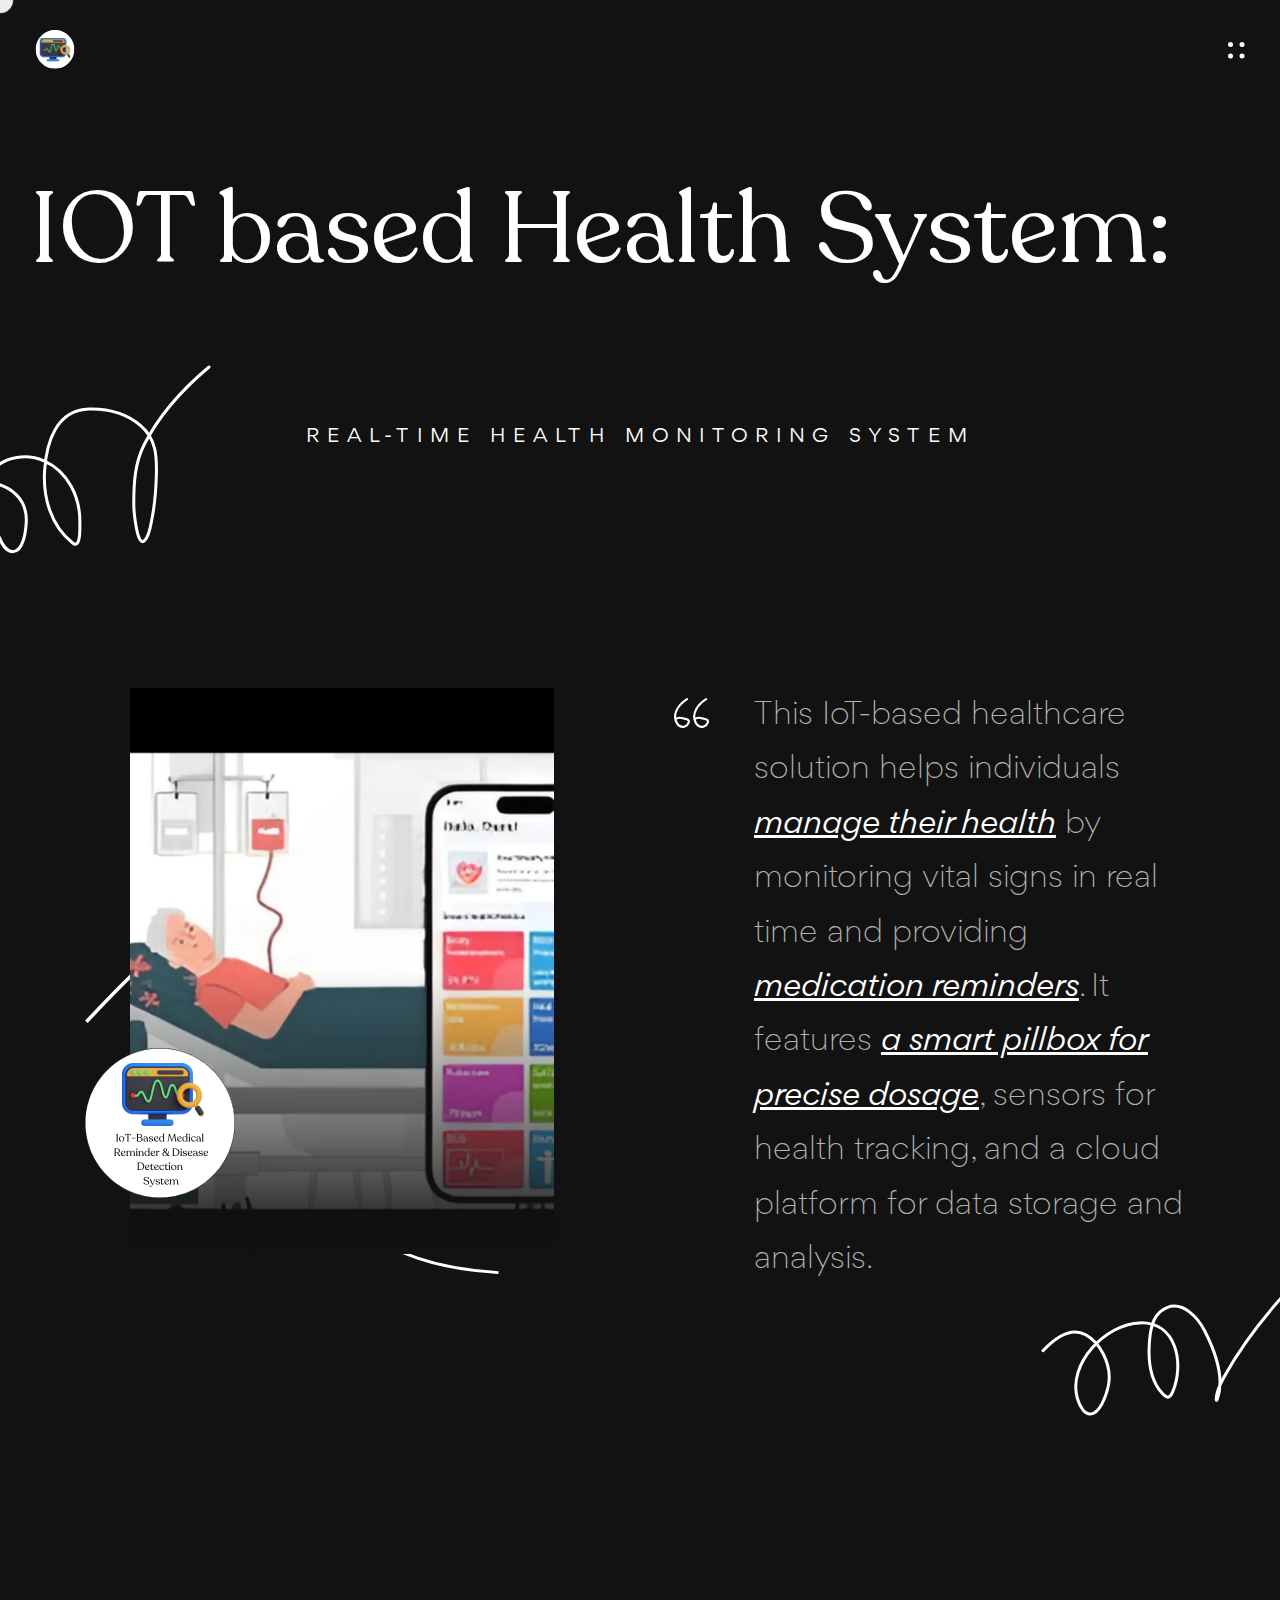
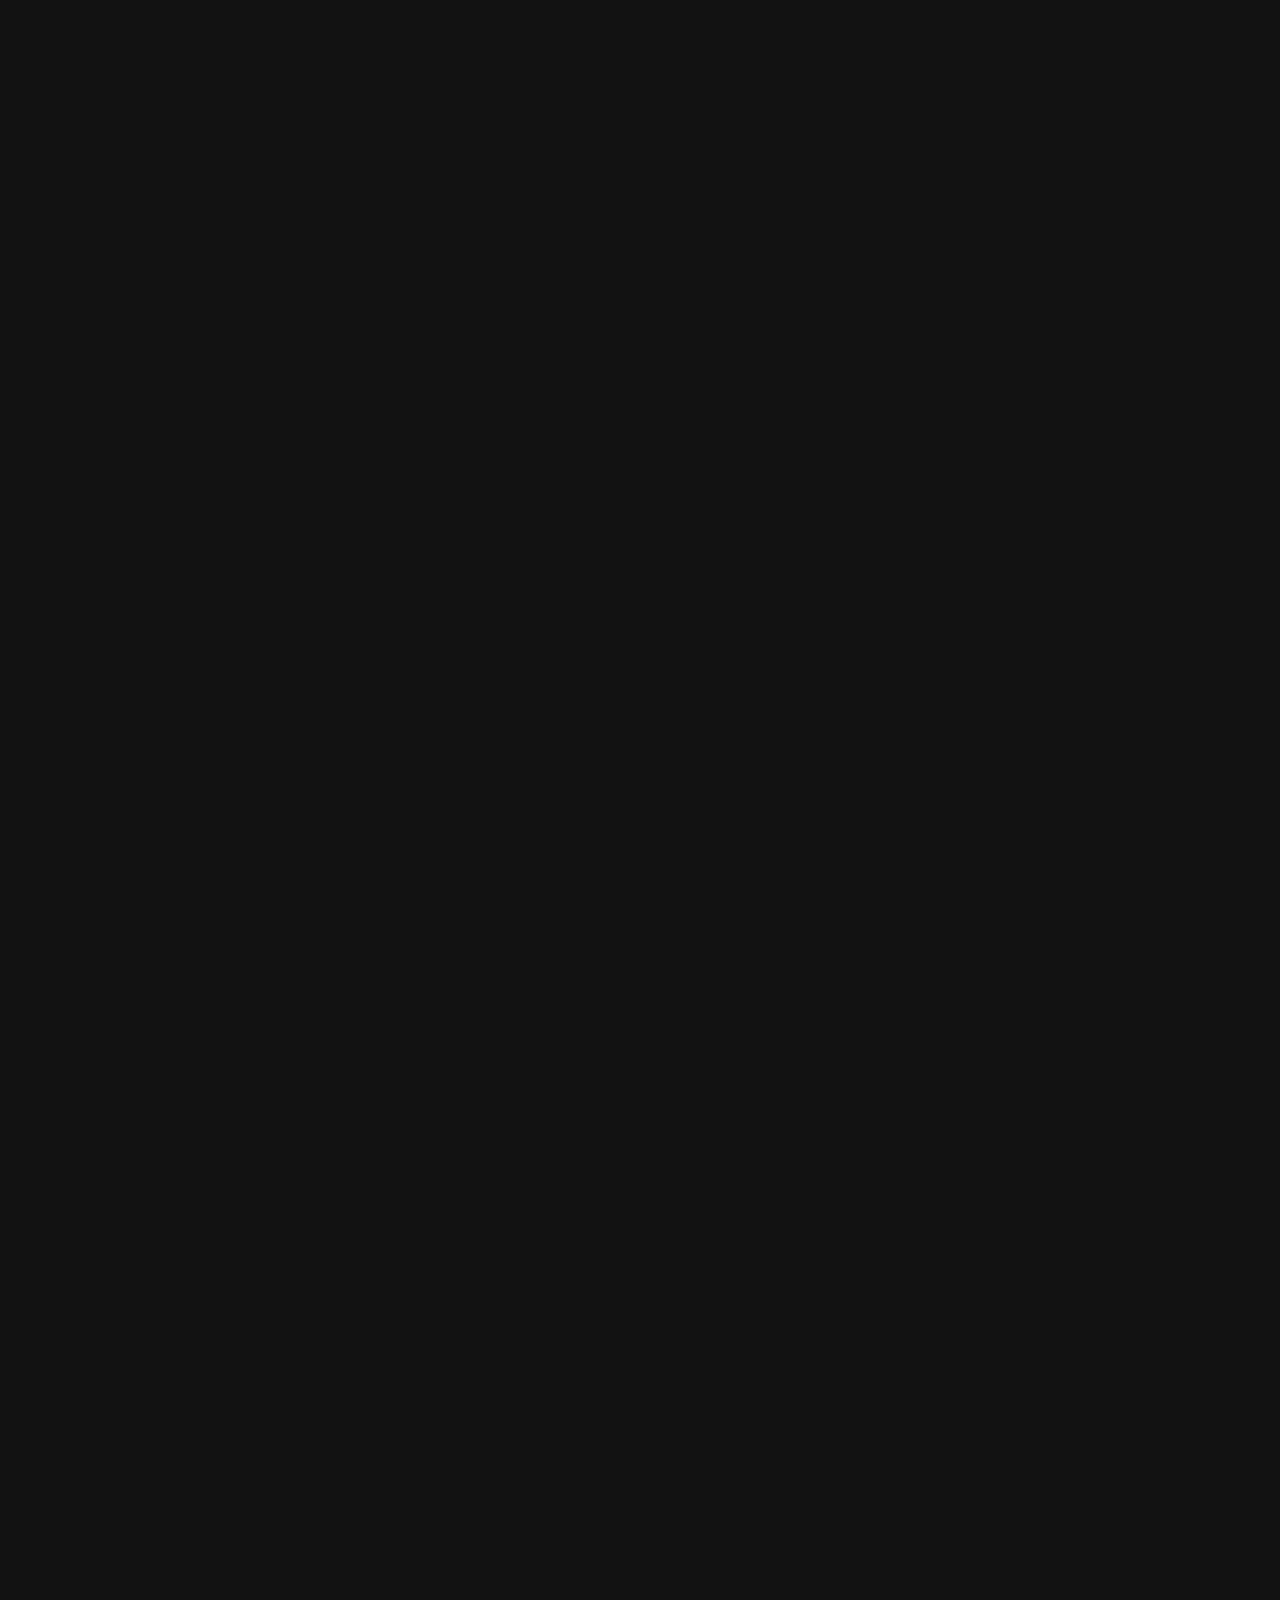
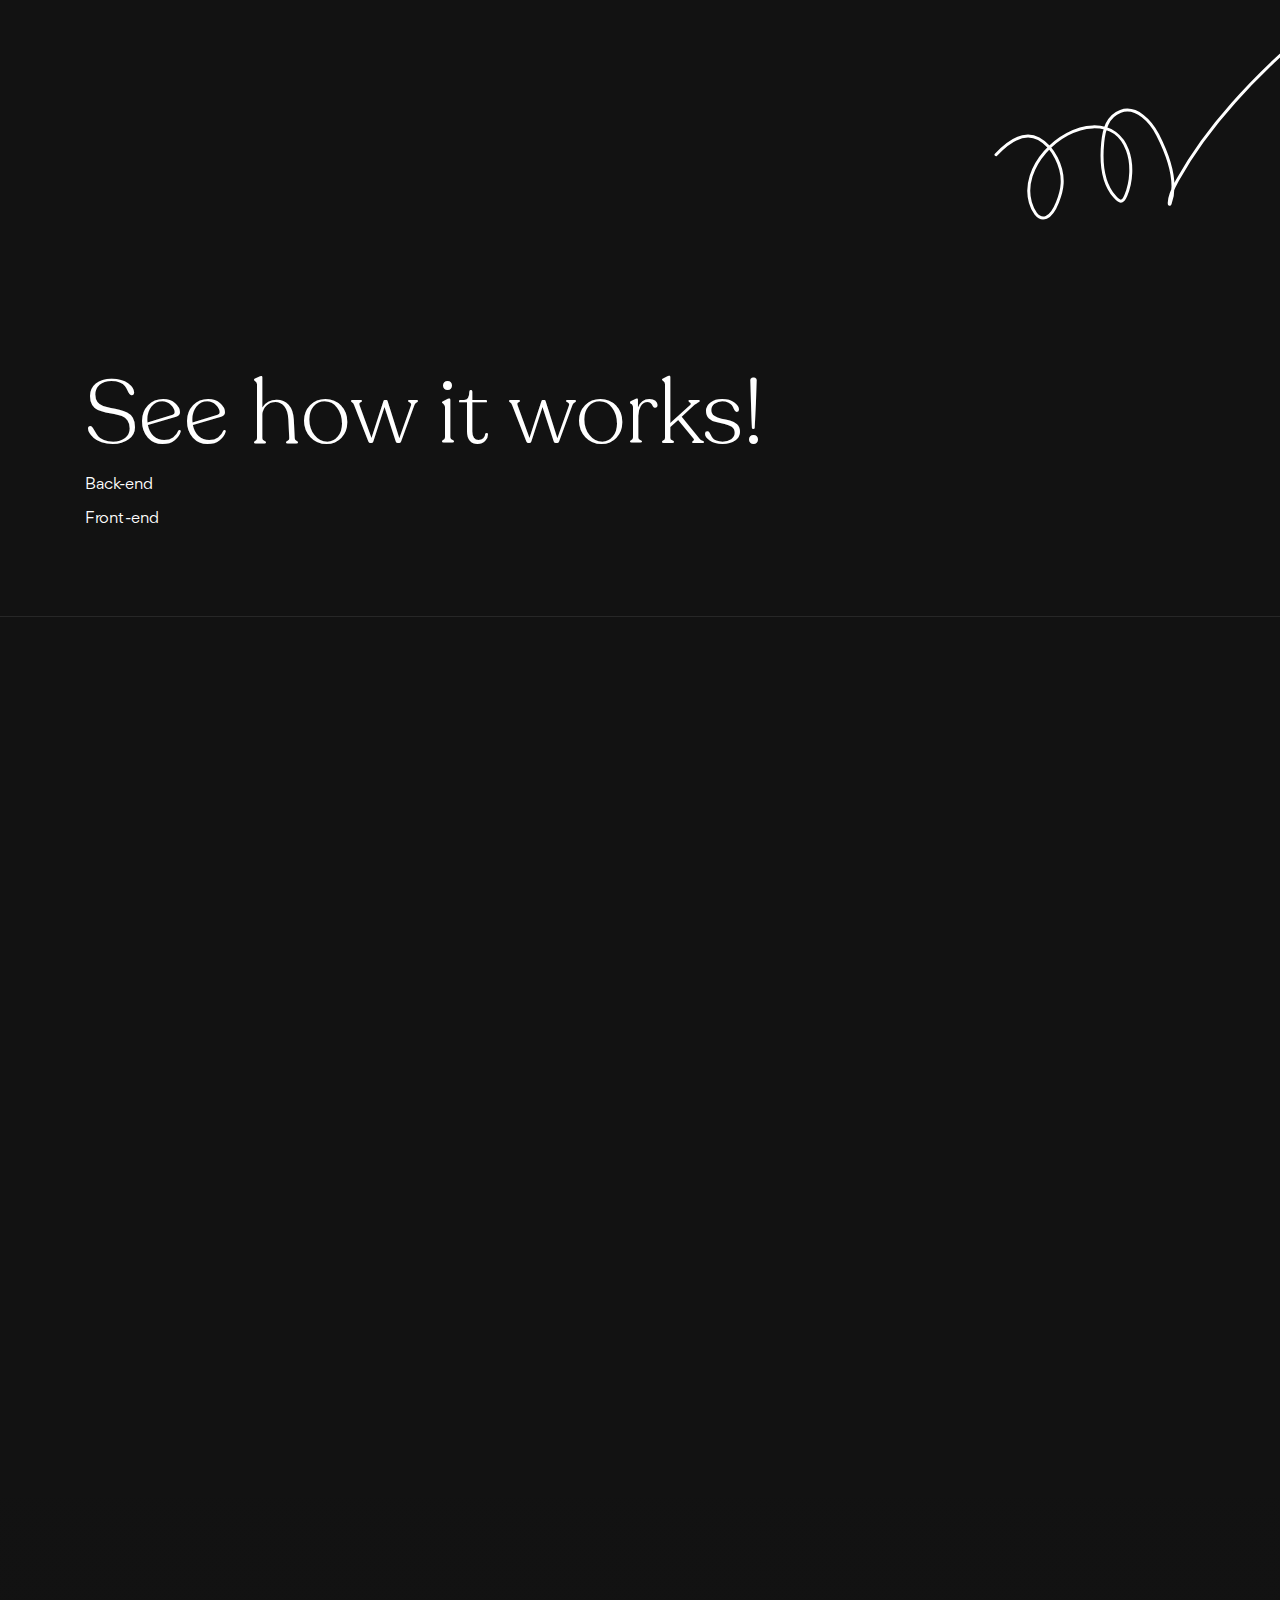
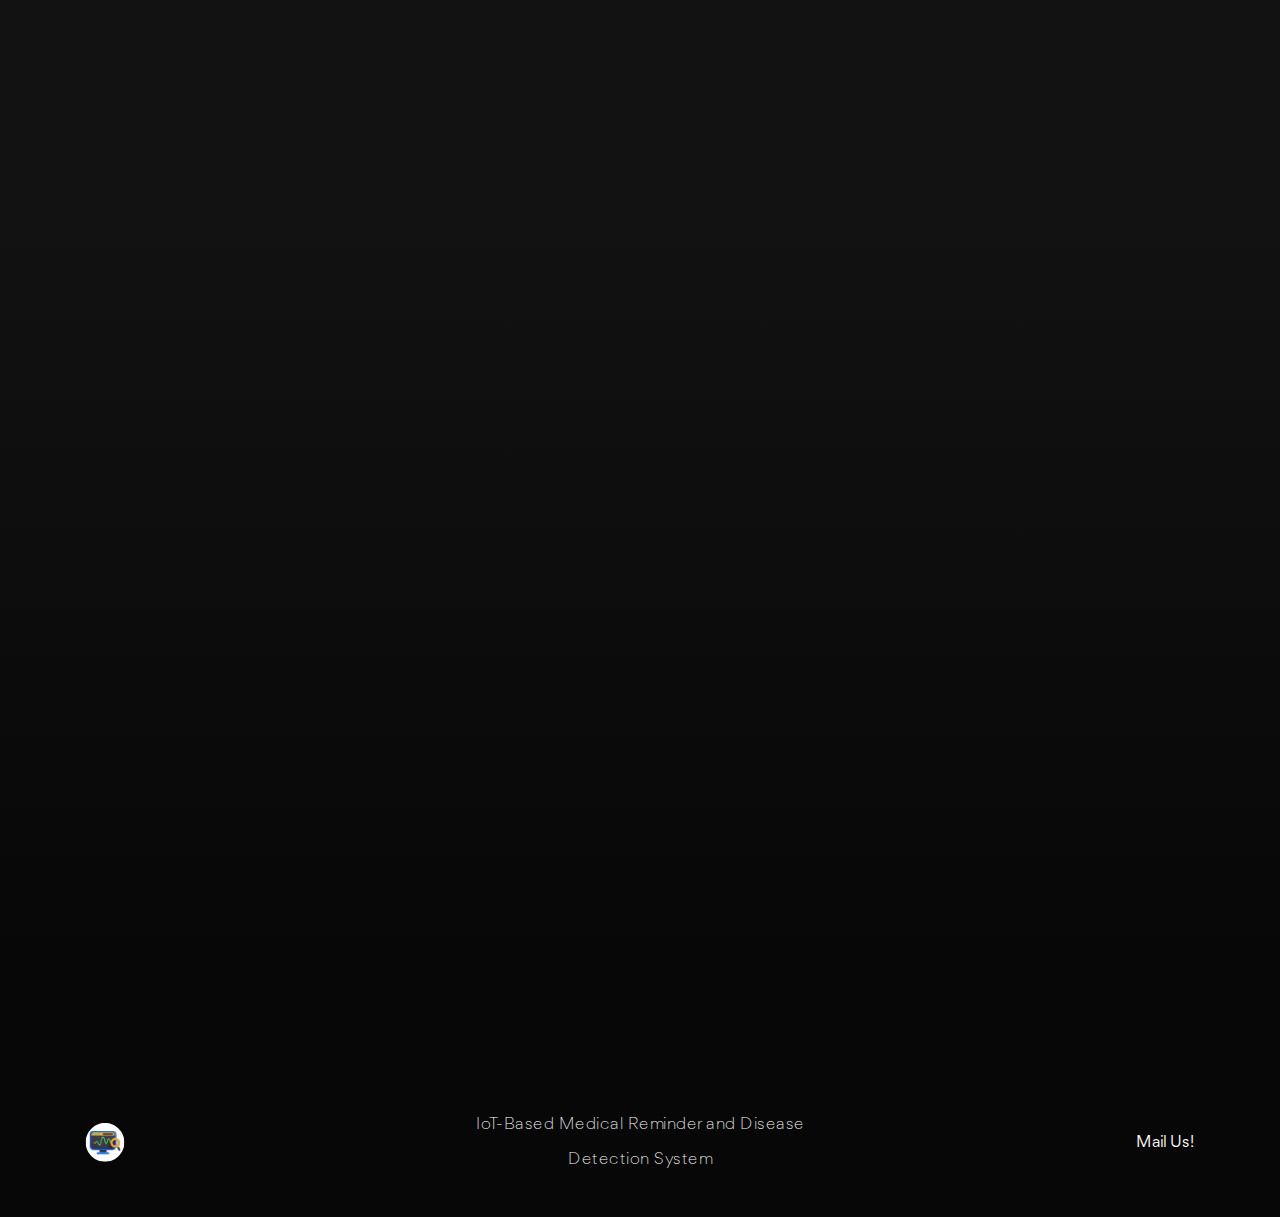
<file: index.html>
<!DOCTYPE html>
<html lang="en">

<head>
  <meta charset="UTF-8">
  <meta http-equiv="X-UA-Compatible" content="IE=edge">
  <meta name="viewport" content="width=device-width, initial-scale=1.0">

  <!-- 
    - primary meta tags
  -->
  <title>IOT based Medical Reminder & Disease Detection System</title>
  <meta name="title" content="IOT based Medical Reminder & Disease Detection System">
  <meta name="description" content="A Computer Science portfolio.">

  <!-- 
    - favicon
  -->
  <link rel="shortcut icon" href="./favicon.svg" type="image/svg+xml">

  <!-- 
    - custom css link
  -->
  <link rel="stylesheet" href="./assets/css/style.css">

  <!-- 
    - custom font link
  -->
  <link rel="stylesheet" href="./assets/font/font.css">

  <!-- 
    - preload images
  -->
  <link rel="preload" as="image" href="./assets/images/loading.svg">
  <link rel="preload" as="image" href="./assets/images/loading-circle.svg">

</head>

<body class="active" id="top">

  <!-- 
    -#PRELOADING
  -->

  <div class="loading" data-loading>
    <img src="./assets/images/loading.svg" width="55" height="55" alt="loading" class="img">
    <img src="./assets/images/loading-circle.svg" width="70" height="70" alt="" class="circle">
  </div>

  <!-- 
    - #HEADER
  -->

  <header class="header" data-header>
    <div class="container">

      <a href="#" class="logo">
        <img src="./assets/images/logo.svg" width="40" height="40" alt="Atharv home">
      </a>

      <button class="nav-open-btn" aria-label="open menu" data-nav-toggler>
        <img src="./assets/images/menu.svg" width="17" height="17" alt="menu icon">
      </button>

      <nav class="navbar" data-navbar>

        <div class="navbar-top">
          <a href="#" class="logo">
            <img src="./assets/images/nav-logo.svg" width="140" height="40" alt="Atharv home" class="img">
          </a>

          <button class="nav-close-btn" aria-label="close menu" data-nav-toggler>
            <span class="span one"></span>
            <span class="span two"></span>
          </button>
        </div>

        <ul class="navbar-list">

          <li class="navbar-item">
            <a href="#home" class="navbar-link" data-nav-link>Home</a>
          </li>

          <li class="navbar-item">
            <a href="#about" class="navbar-link" data-nav-link>Introduction</a>
          </li>

          <li class="navbar-item">
            <a href="#portfolio" class="navbar-link" data-nav-link>Applications</a>
          </li>

          <li class="navbar-item">
            <a href="#extra-pages" class="navbar-link" data-nav-link>Working</a>
          </li>

          <li class="navbar-item">
            <a href="#contact" class="navbar-link" data-nav-link>Problem Statement</a>
          </li>

        </ul>

        <p class="navbar-title">Reach out to us!</p>

        <address class="navbar-text">
          <ul class="social-list">

            <li>
              <a href="mailto: preet.taneja24@st.niituniversity.in" class="email-button">Mail</a>
            </li>
  
          </ul>
        </address>
      </nav>

      <div class="overlay" data-nav-toggler data-overlay></div>

    </div>
  </header>


  <main>
    <article>

      <!-- 
        - #HERO
      -->

      <section class="section hero" id="home" aria-label="home">
        <div class="container">

          <div class="hero-content">

            <h1 class="h1 hero-title">IOT based Health System:</h1>

            <div class="wrapper h2">
              <strong class="strong" data-letter-effect>Medical Reminder</strong>
              <strong class="strong" data-letter-effect>Disease Detection</strong>
            </div>

            <p class="hero-text">Real-time Health Monitoring System</p>

          </div>

        </div>

        <img src="./assets/images/hero-shape.svg" width="211" height="189" alt="" class="shape">

      </section>

      <!-- 
        - #ABOUT
      -->

      <section class="section about" id="about" aria-label="about me">
        <div class="container">

          <div class="about-content">

            <div class="wrapper has-before" data-reveal="right">

              <p class="section-text">
                This IoT-based healthcare solution helps individuals
                <em class="em">manage their health</em> by monitoring vital signs in real time
                and providing <em class="em">medication reminders</em>. It features
                <em class="em">a smart pillbox for precise dosage</em>, sensors for health tracking,
                and a cloud platform for data storage and analysis.
              </p>
            </div>

          </div>

          <figure class="about-banner" data-reveal="left">

            <div class="img-holder has-before" style="--width: 512; --height: 684;">
              <img src="./assets/images/about-banner.jpg" width="512" height="684" loading="lazy" alt="Atharv Gupta"
                class="img-cover">
            </div>

            <img src="./assets/images/about-shape-1.png" width="178" height="178" loading="lazy" alt=""
              class="shape shape-1">

            <img src="./assets/images/about-shape-2.svg" width="659" height="653" loading="lazy" alt=""
              class="shape shape-2">

          </figure>

          <img src="./assets/images/about-shape-3.svg" width="239" height="232" loading="lazy" alt=""
            class="shape shape-3">

        </div>
      </section>

      <!-- 
        - #PORTFOLIO
      -->

      <section class="section portfolio" id="portfolio" aria-labelledby="portfolio-label">
        <div class="container">

          <div class="portfolio-list">

            <div class="wrapper">

              <h2 class="h2 section-title" id="portfolio-label" data-reveal>Applications</h2>

              <div class="portfolio-card" data-reveal>

                <figure class="card-banner img-holder has-before" style="--width: 700; --height: 605;">
                  <img src="./assets/images/portfolio-1.jpg" width="700" height="605" loading="lazy" alt="Portfolio"
                    class="img-cover">
                </figure>

                <div class="card-content">
                  <h3 class="h4">
                    <a href="#" class="card-title">Medication Management</a>
                  </h3>

                  <p class="card-tag">Reminders and Review</p>
                </div>

              </div>

              <div class="portfolio-card" data-reveal>

                <figure class="card-banner img-holder has-before" style="--width: 700; --height: 1091;">
                  <img src="./assets/images/portfolio-2.jpg" width="700" height="1091" loading="lazy" alt="Song System"
                    class="img-cover">
                </figure>

                <div class="card-content">
                  <h3 class="h4">
                    <a href="#" class="card-title">Health Monitoring</a>
                  </h3>

                  <p class="card-tag">Continuous measurement of heart rate etc. using IoT sensors.</p>
                </div>
              </div>

            </div>

            <div class="wrapper">

              <div class="portfolio-card" data-reveal>

                <figure class="card-banner img-holder has-before" style="--width: 700; --height: 1000;">
                  <img src="./assets/images/portfolio-3.jpg" width="700" height="1000" loading="lazy" alt="Fashion Classifier"
                    class="img-cover">
                </figure>

                <div class="card-content">
                  <h3 class="h4">
                    <a href="#" class="card-title">Cloud-Based Data Analysis</a>
                  </h3>

                  <p class="card-tag">Stores patient health records on the cloud.</p>
                </div>
              </div>

              <div class="portfolio-card" data-reveal>

                <figure class="card-banner img-holder has-before" style="--width: 700; --height: 850;">
                  <img src="./assets/images/portfolio-4.jpg" width="700" height="850" loading="lazy" alt="Guessing-game-in-Python"
                    class="img-cover">
                </figure>

                <div class="card-content">
                  <h3 class="h4">
                    <a href="#" class="card-title">Personalized Healthcare</a>
                  </h3>

                  <p class="card-tag">Tailors health reminders & alerts based on medical history and condition.</p>
                </div>

              </div>

            </div>

          </div>

          <img src="./assets/images/portfolio-shape.svg" width="286" height="232" loading="lazy" alt="" class="shape">

        </div>
      </section>

    </article>
  </main>
  
  <!-- 
    - #Page Links - backend and frontend
  -->

  <section class="section extra-pages" id="extra-pages">
    <div class="container">
      <h2 class="h2 section-title">See how it works!</h2>
      <div class="extra-pages-buttons">
        <a href="backend.html" class="extra-btn">Back-end</a>
        <a href="frontend.html" class="extra-btn">Front-end</a>
      </div>
    </div>
  </section>
  
  <!-- 
    - #FOOTER
  -->

  <footer class="footer">

    <div class="footer-top section" id="Say hello">
      <div class="container">

        <p class="section-subtitle" data-reveal>Problem Statement</p>

        <h2 class="h2 section-title" data-reveal>
          Elderly individuals and chronic patients struggle with medication adherence and early disease detection, increasing health risks. A user-friendly system with real-time alerts can simplify health management and reduce hospitalizations. This innovation bridges the gap between patients and care providers, promoting proactive healthcare.
        </h2>

        <img src="./assets/images/footer-1.jpg" width="159" height="176" loading="lazy" alt="photography"
          class="abs-img abs-img-1" data-reveal>

        <img src="./assets/images/footer-2.jpg" width="265" height="275" loading="lazy" alt="photography"
          class="abs-img abs-img-2" data-reveal>

        <img src="./assets/images/footer-3.jpg" width="303" height="272" loading="lazy" alt="photography"
          class="abs-img abs-img-3" data-reveal>

        <img src="./assets/images/footer-4.jpg" width="175" height="175" loading="lazy" alt="photography"
          class="abs-img abs-img-4" data-reveal>

        <img src="./assets/images/footer-shape.svg" width="185" height="134" loading="lazy" alt="" class="shape">

      </div>
    </div>

    <div class="footer-bottom">
      <div class="container">

        <a href="#" class="logo">
          <img src="./assets/images/logo.svg" width="40" height="40" loading="lazy" alt="Atharv home">
        </a>

        <ul class="social-list">
          <li>
            <a href="mailto: preet.taneja24@st.niituniversity.in" class="email-button">Mail Us!</a>
          </li>

        </ul>

        <p class="copyright">IoT-Based Medical Reminder and Disease Detection System</p>

      </div>
    </div>

    <div class="footer-bg has-before">
      <img src="./assets/images/footer-bg.jpg" width="1920" height="1135" loading="lazy"
        class="img-cover">
    </div>

  </footer>





  <!-- 
    - #BACK TO TOP
  -->

  <a href="#top" class="back-top-btn" aria-label="back to top" data-back-top-btn>0%</a>





  <!-- 
    - #CUSTOM CURSOR
  -->

  <div class="cursor" data-cursor></div>





  <!-- 
    - custom js link
  -->
  <script src="./assets/js/script.js"></script>

</body>

</html>
</file>
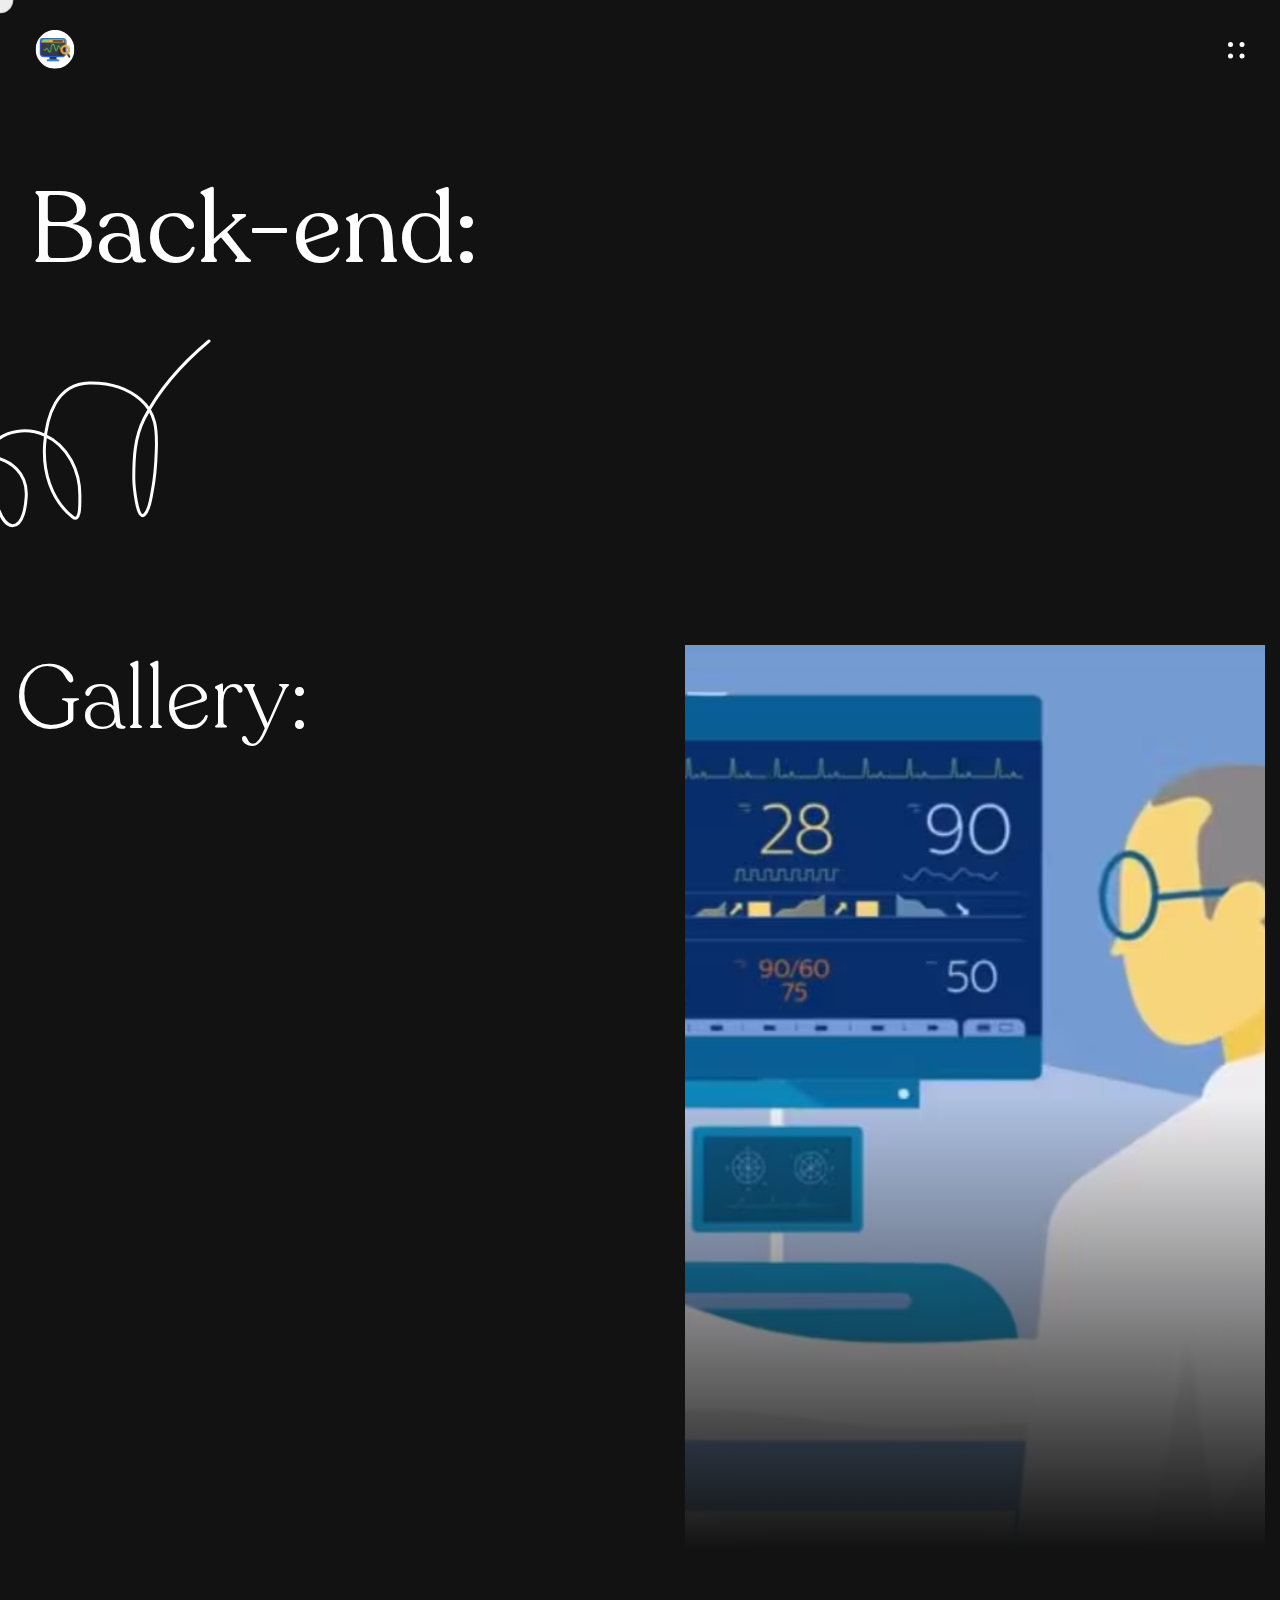
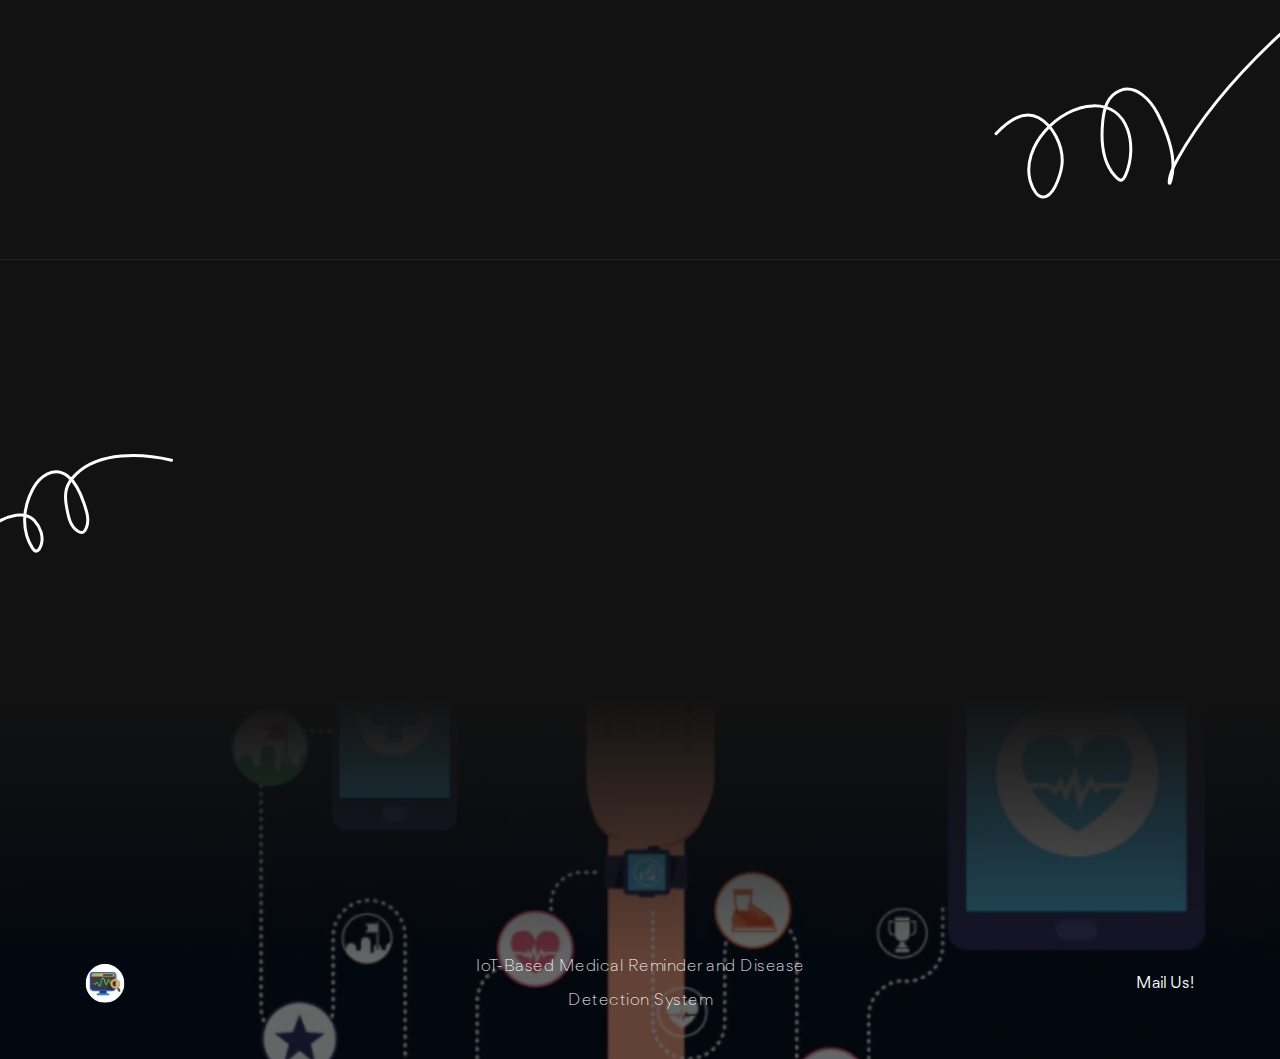
<file: backend.html>
<!DOCTYPE html>
<html lang="en">

<head>
  <meta charset="UTF-8">
  <meta http-equiv="X-UA-Compatible" content="IE=edge">
  <meta name="viewport" content="width=device-width, initial-scale=1.0">

  <!-- 
    - primary meta tags
  -->
  <title>IOT based Medical Reminder & Disease Detection System</title>
  <meta name="title" content="IOT based Medical Reminder & Disease Detection System">
  <meta name="description" content="A Computer Science portfolio.">

  <!-- 
    - favicon
  -->
  <link rel="shortcut icon" href="./favicon.svg" type="image/svg+xml">

  <!-- 
    - custom css link
  -->
  <link rel="stylesheet" href="./assets/css/style.css">

  <!-- 
    - custom font link
  -->
  <link rel="stylesheet" href="./assets/font/font.css">

  <!-- 
    - preload images
  -->
  <link rel="preload" as="image" href="./assets/images/loading.svg">
  <link rel="preload" as="image" href="./assets/images/loading-circle.svg">

</head>


  <!-- 
    - #HEADER
  -->

  <header class="header" data-header>
    <div class="container">

      <a href="#" class="logo">
        <img src="./assets/images/logo.svg" width="40" height="40" alt="Atharv home">
      </a>

      <button class="nav-open-btn" aria-label="open menu" data-nav-toggler>
        <img src="./assets/images/menu.svg" width="17" height="17" alt="menu icon">
      </button>

      <nav class="navbar" data-navbar>

        <div class="navbar-top">
          <a href="#" class="logo">
            <img src="./assets/images/nav-logo.svg" width="140" height="40" alt="Atharv home" class="img">
          </a>

          <button class="nav-close-btn" aria-label="close menu" data-nav-toggler>
            <span class="span one"></span>
            <span class="span two"></span>
          </button>
        </div>

        <ul class="navbar-list">

          <li class="navbar-item">
            <a href="#home" class="navbar-link" data-nav-link>Home</a>
          </li>

          <li class="navbar-item">
            <a href="#contact" class="navbar-link" data-nav-link>Problem Statement</a>
          </li>

        </ul>

        <p class="navbar-title">Reach out to us!</p>

        <address class="navbar-text">
          <ul class="social-list">

            <li>
              <a href="mailto: preet.taneja24@st.niituniversity.in" class="email-button">Mail</a>
            </li>
  
          </ul>
        </address>
      </nav>

      <div class="overlay" data-nav-toggler data-overlay></div>

    </div>
  </header>


  <main>
    <article>

      <!-- 
        - #HERO
      -->

      <section class="section hero" id="home" aria-label="home">
        <div class="container">

          <div class="hero-content">

            <h1 class="h1 hero-title">Back-end:</h1>

            <div class="wrapper h2">
              <strong class="strong" data-letter-effect>Cloud Infra</strong>
              <strong class="strong" data-letter-effect>iOS/Android</strong>
              <strong class="strong" data-letter-effect>IoT</strong>
            </div>

          </div>

        </div>

        <img src="./assets/images/hero-shape.svg" width="211" height="189" alt="" class="shape">

      </section>

  </main>

  <!-- 
        - #PORTFOLIO
      -->

      <section class="section portfolio" id="portfolio" aria-labelledby="portfolio-label">
        <div class="container">

          <div class="portfolio-list">

            <div class="wrapper">

              <h2 class="h2 section-title" id="portfolio-label" data-reveal>Gallery:</h2>

              <div class="portfolio-card" data-reveal>

                <figure class="card-banner img-holder has-before" style="--width: 700; --height: 605;">
                  <img src="./assets/images/portfolio-1.jpg" width="700" height="605" loading="lazy" alt="Portfolio"
                    class="img-cover">
                </figure>
                </div>

              </div>

              <div class="portfolio-card" data-reveal>

                <figure class="card-banner img-holder has-before" style="--width: 700; --height: 1091;">
                  <img src="./assets/images/portfolio-2.jpg" width="700" height="1091" loading="lazy" alt="Song System"
                    class="img-cover">
                </figure>
                </div>

              </div>

            </div>

          </div>

          <img src="./assets/images/portfolio-shape.svg" width="286" height="232" loading="lazy" alt="" class="shape">

        </div>
      </section>

    </article>
  </main>

<!-- 
    - #FOOTER
  -->

  <footer class="footer">

    <div class="footer-top section" id="Say hello">
      <div class="container">

        <p class="section-subtitle" data-reveal></p>

        <h2 class="h2 section-title" data-reveal>
          
        </h2>

        <img src="./assets/images/footer-1.jpg" width="159" height="176" loading="lazy" alt="photography"
          class="abs-img abs-img-1" data-reveal>

        <img src="./assets/images/footer-2.jpg" width="265" height="275" loading="lazy" alt="photography"
          class="abs-img abs-img-2" data-reveal>

        <img src="./assets/images/footer-3.jpg" width="303" height="272" loading="lazy" alt="photography"
          class="abs-img abs-img-3" data-reveal>

        <img src="./assets/images/footer-4.jpg" width="175" height="175" loading="lazy" alt="photography"
          class="abs-img abs-img-4" data-reveal>

        <img src="./assets/images/footer-shape.svg" width="185" height="134" loading="lazy" alt="" class="shape">

      </div>
    </div>

    <div class="footer-bottom">
      <div class="container">

        <a href="#" class="logo">
          <img src="./assets/images/logo.svg" width="40" height="40" loading="lazy" alt="Atharv home">
        </a>

        <ul class="social-list">
          <li>
            <a href="mailto: preet.taneja24@st.niituniversity.in" class="email-button">Mail Us!</a>
          </li>

        </ul>

        <p class="copyright">IoT-Based Medical Reminder and Disease Detection System</p>

      </div>
    </div>

    <div class="footer-bg has-before">
      <img src="./assets/images/footer-bg.jpg" width="1920" height="1135" loading="lazy"
        class="img-cover">
    </div>

  </footer>

  <!-- 
    - #BACK TO TOP
  -->

  <a href="#top" class="back-top-btn" aria-label="back to top" data-back-top-btn>0%</a>

  <!-- 
    - #CUSTOM CURSOR
  -->

  <div class="cursor" data-cursor></div>

  <!-- 
    - custom js link
  -->
  <script src="./assets/js/script.js"></script>

</body>

</html>
</file>
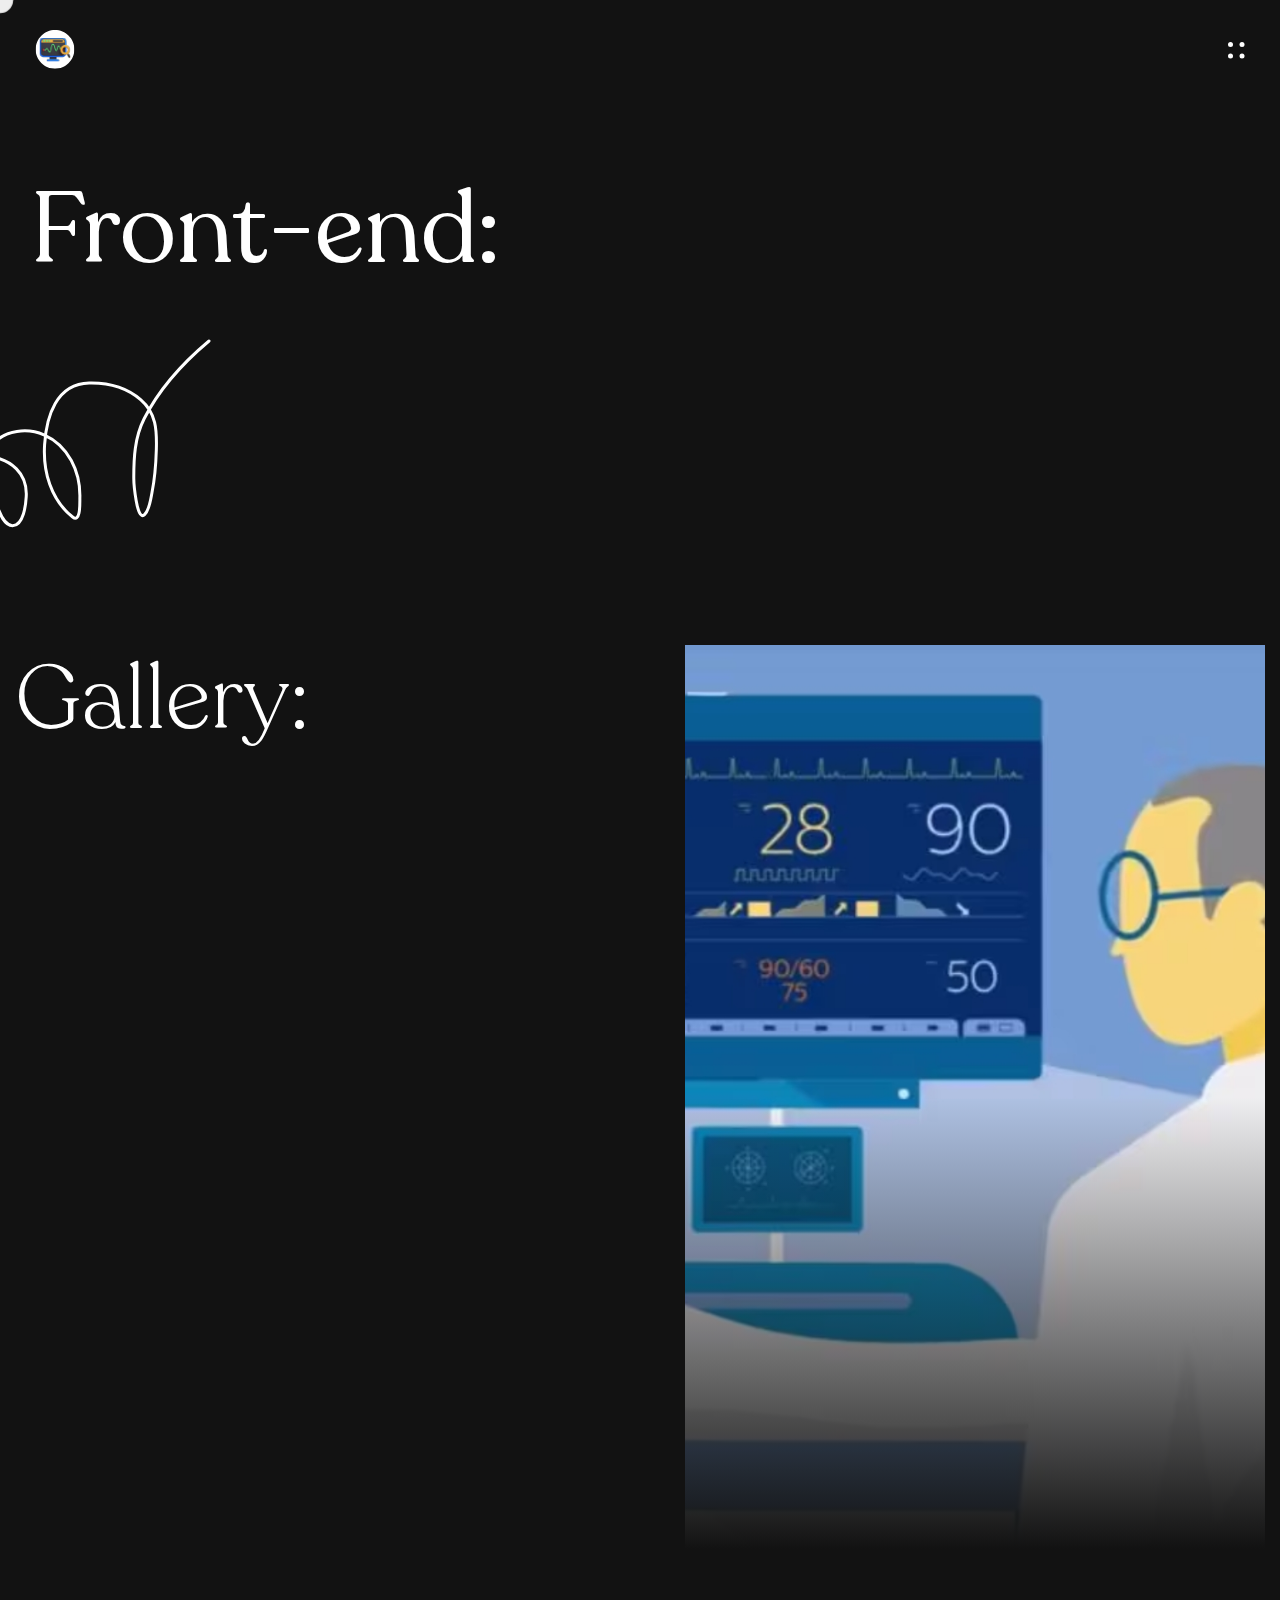
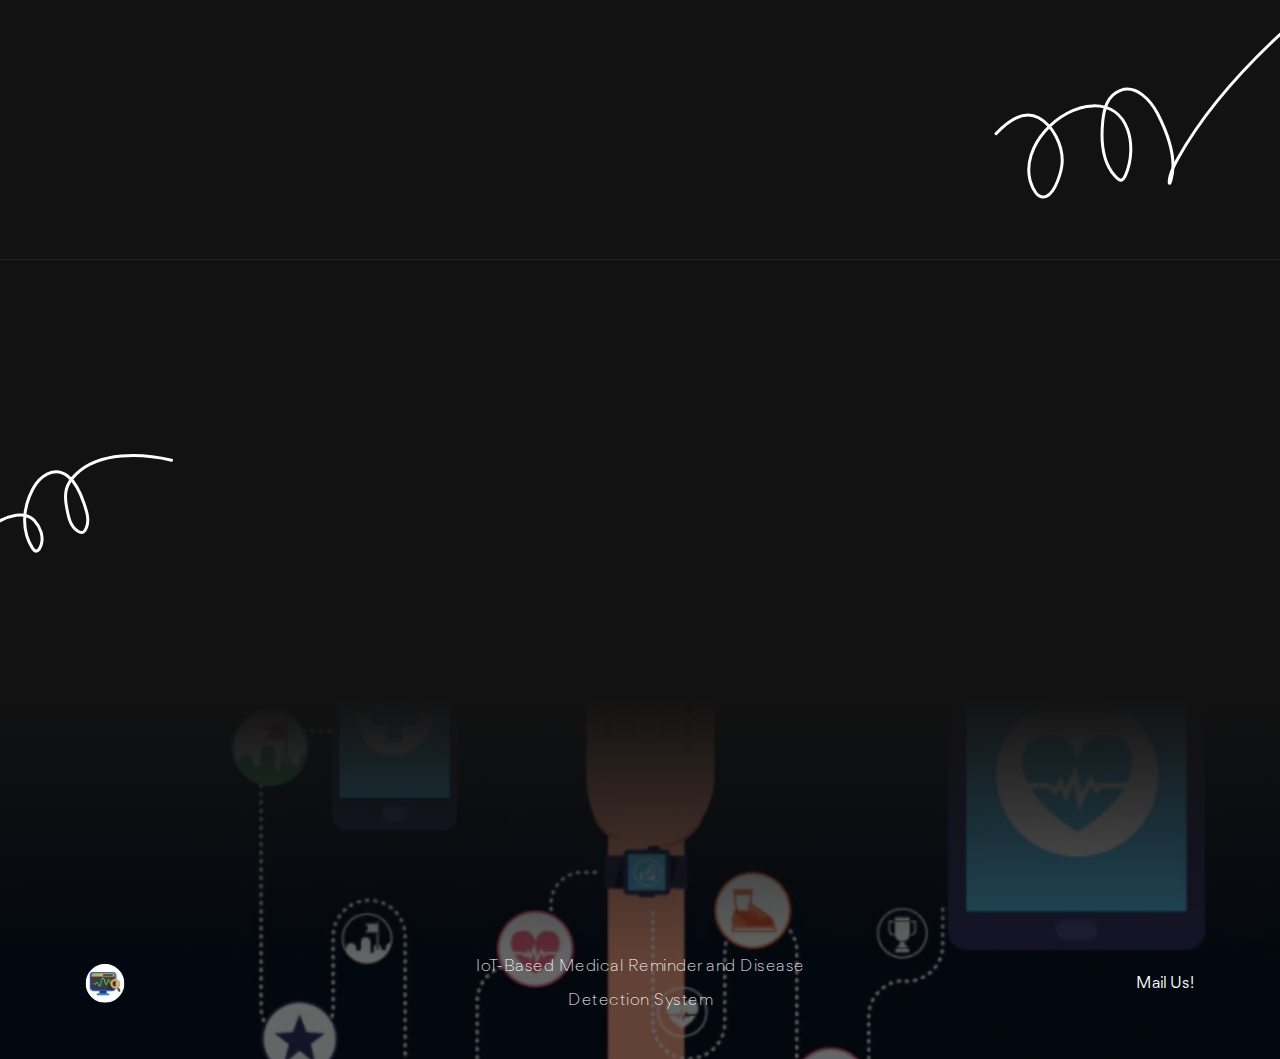
<file: frontend.html>
<!DOCTYPE html>
<html lang="en">

<head>
  <meta charset="UTF-8">
  <meta http-equiv="X-UA-Compatible" content="IE=edge">
  <meta name="viewport" content="width=device-width, initial-scale=1.0">

  <!-- 
    - primary meta tags
  -->
  <title>IOT based Medical Reminder & Disease Detection System</title>
  <meta name="title" content="IOT based Medical Reminder & Disease Detection System">
  <meta name="description" content="A Computer Science portfolio.">

  <!-- 
    - favicon
  -->
  <link rel="shortcut icon" href="./favicon.svg" type="image/svg+xml">

  <!-- 
    - custom css link
  -->
  <link rel="stylesheet" href="./assets/css/style.css">

  <!-- 
    - custom font link
  -->
  <link rel="stylesheet" href="./assets/font/font.css">

  <!-- 
    - preload images
  -->
  <link rel="preload" as="image" href="./assets/images/loading.svg">
  <link rel="preload" as="image" href="./assets/images/loading-circle.svg">

</head>


  <!-- 
    - #HEADER
  -->

  <header class="header" data-header>
    <div class="container">

      <a href="#" class="logo">
        <img src="./assets/images/logo.svg" width="40" height="40" alt="Atharv home">
      </a>

      <button class="nav-open-btn" aria-label="open menu" data-nav-toggler>
        <img src="./assets/images/menu.svg" width="17" height="17" alt="menu icon">
      </button>

      <nav class="navbar" data-navbar>

        <div class="navbar-top">
          <a href="#" class="logo">
            <img src="./assets/images/nav-logo.svg" width="140" height="40" alt="Atharv home" class="img">
          </a>

          <button class="nav-close-btn" aria-label="close menu" data-nav-toggler>
            <span class="span one"></span>
            <span class="span two"></span>
          </button>
        </div>

        <ul class="navbar-list">

          <li class="navbar-item">
            <a href="#home" class="navbar-link" data-nav-link>Home</a>
          </li>

          <li class="navbar-item">
            <a href="#contact" class="navbar-link" data-nav-link>Problem Statement</a>
          </li>

        </ul>

        <p class="navbar-title">Reach out to us!</p>

        <address class="navbar-text">
          <ul class="social-list">

            <li>
              <a href="mailto: preet.taneja24@st.niituniversity.in" class="email-button">Mail</a>
            </li>
  
          </ul>
        </address>
      </nav>

      <div class="overlay" data-nav-toggler data-overlay></div>

    </div>
  </header>


  <main>
    <article>

      <!-- 
        - #HERO
      -->

      <section class="section hero" id="home" aria-label="home">
        <div class="container">

          <div class="hero-content">

            <h1 class="h1 hero-title">Front-end:</h1>

            <div class="wrapper h2">
              <strong class="strong" data-letter-effect>Android</strong>
              <strong class="strong" data-letter-effect>iOS</strong>
              <strong class="strong" data-letter-effect>Website</strong>
            </div>

          </div>

        </div>

        <img src="./assets/images/hero-shape.svg" width="211" height="189" alt="" class="shape">

      </section>

  </main>

  <!-- 
        - #PORTFOLIO
      -->

      <section class="section portfolio" id="portfolio" aria-labelledby="portfolio-label">
        <div class="container">

          <div class="portfolio-list">

            <div class="wrapper">

              <h2 class="h2 section-title" id="portfolio-label" data-reveal>Gallery:</h2>

              <div class="portfolio-card" data-reveal>

                <figure class="card-banner img-holder has-before" style="--width: 700; --height: 605;">
                  <img src="./assets/images/portfolio-1.jpg" width="700" height="605" loading="lazy" alt="Portfolio"
                    class="img-cover">
                </figure>
                </div>

              </div>

              <div class="portfolio-card" data-reveal>

                <figure class="card-banner img-holder has-before" style="--width: 700; --height: 1091;">
                  <img src="./assets/images/portfolio-2.jpg" width="700" height="1091" loading="lazy" alt="Song System"
                    class="img-cover">
                </figure>
                </div>

              </div>

            </div>

          </div>

          <img src="./assets/images/portfolio-shape.svg" width="286" height="232" loading="lazy" alt="" class="shape">

        </div>
      </section>

    </article>
  </main>

<!-- 
    - #FOOTER
  -->

  <footer class="footer">

    <div class="footer-top section" id="Say hello">
      <div class="container">

        <p class="section-subtitle" data-reveal></p>

        <h2 class="h2 section-title" data-reveal>
          
        </h2>

        <img src="./assets/images/footer-1.jpg" width="159" height="176" loading="lazy" alt="photography"
          class="abs-img abs-img-1" data-reveal>

        <img src="./assets/images/footer-2.jpg" width="265" height="275" loading="lazy" alt="photography"
          class="abs-img abs-img-2" data-reveal>

        <img src="./assets/images/footer-3.jpg" width="303" height="272" loading="lazy" alt="photography"
          class="abs-img abs-img-3" data-reveal>

        <img src="./assets/images/footer-4.jpg" width="175" height="175" loading="lazy" alt="photography"
          class="abs-img abs-img-4" data-reveal>

        <img src="./assets/images/footer-shape.svg" width="185" height="134" loading="lazy" alt="" class="shape">

      </div>
    </div>

    <div class="footer-bottom">
      <div class="container">

        <a href="#" class="logo">
          <img src="./assets/images/logo.svg" width="40" height="40" loading="lazy" alt="Atharv home">
        </a>

        <ul class="social-list">
          <li>
            <a href="mailto: preet.taneja24@st.niituniversity.in" class="email-button">Mail Us!</a>
          </li>

        </ul>

        <p class="copyright">IoT-Based Medical Reminder and Disease Detection System</p>

      </div>
    </div>

    <div class="footer-bg has-before">
      <img src="./assets/images/footer-bg.jpg" width="1920" height="1135" loading="lazy"
        class="img-cover">
    </div>

  </footer>

  <!-- 
    - #BACK TO TOP
  -->

  <a href="#top" class="back-top-btn" aria-label="back to top" data-back-top-btn>0%</a>

  <!-- 
    - #CUSTOM CURSOR
  -->

  <div class="cursor" data-cursor></div>

  <!-- 
    - custom js link
  -->
  <script src="./assets/js/script.js"></script>

</body>

</html>
</file>
<file: assets/css/style.css>
/*-----------------------------------*\
  #style.css
\*-----------------------------------*/

/**
 * copyright 2022 codewithsadee
 */





/*-----------------------------------*\
  #CUSTOM PROPERTY
\*-----------------------------------*/

:root {

  /**
   * colors
   */

  --smokey-black: hsl(0, 0%, 7%);
  --eerie-black: hsl(0, 0%, 9%);
  --radical-red: hsl(346, 100%, 58%);
  --white_a9: hsla(0, 0%, 100%, 0.09);
  --white_a15: hsla(0, 0%, 100%, 0.15);
  --white_a25: hsla(0, 0%, 100%, 0.25);
  --white_a50: hsla(0, 0%, 100%, 0.5);
  --white_a70: hsla(0, 0%, 100%, 0.7);
  --white_a75: hsla(0, 0%, 100%, 0.75);
  --white_a80: hsla(0, 0%, 100%, 0.8);
  --jet-1: hsl(0, 0%, 20%);
  --jet-2: hsl(0, 0%, 16%);
  --white: hsl(0, 0%, 100%);
  --black: hsl(0, 0%, 0%);

  /**
   * gradient color
   */

  --gradient-1: linear-gradient(180deg, transparent, var(--smokey-black));
  --gradient-2: linear-gradient(180deg,var(--smokey-black) 25%,hsla(0, 0%, 0%, 0.6) 80%);

  /**
   * typography
   */

  --ff-recoleta: "Recoleta", serif;
  --ff-gordita: "Gordita", sans-serif;
  
  --fs-1: 6rem;
  --fs-2: 5rem;
  --fs-3: 3.8rem;
  --fs-4: 2.8rem;
  --fs-5: 2.6rem;
  --fs-6: 2.2rem;
  --fs-7: 2rem;
  --fs-8: 1.8rem;
  --fs-9: 1.5rem;
  --fs-10: 1.4rem;
  --fs-11: 1.2rem;
  
  --fw-300: 300;
  --fw-400: 400;
  --fw-500: 500;

  /**
   * spacing
   */

  --section-padding: 60px;

  /**
   * shadow
   */

  --shadow: 0 12px 30px -10px hsla(0, 0%, 14%, 0.1);

  /**
   * border radius
   */

  --radius-circle: 50%;
  --radius-5: 5px;
  --radius-25: 25px;

  /**
   * transition
   */

  --transition-1: 0.25s ease;
  --transition-2: 0.5s ease;
  --transition-3: 1s ease;
  --cubic-in: cubic-bezier(0.51, 0.03, 0.64, 0.28);
  --cubic-out: cubic-bezier(0.33, 0.85, 0.4, 0.96);

}





/*-----------------------------------*\
  #RESET
\*-----------------------------------*/

*,
*::before,
*::after {
  margin: 0;
  padding: 0;
  box-sizing: border-box;
}

li { list-style: none; }

a,
img,
span,
button,
ion-icon { display: block; }

a {
  color: inherit;
  text-decoration: none;
}

img { height: auto; }

button {
  background: none;
  border: none;
  font: inherit;
  cursor: pointer;
}

ion-icon { pointer-events: none; }

address { font-style: normal; }

html {
  font-family: var(--ff-gordita);
  font-size: 10px;
  scroll-behavior: smooth;
}

body {
  background-color: var(--smokey-black);
  color: var(--white);
  font-size: 1.6rem;
  font-weight: var(--fw-400);
  line-height: 2.15;
  overflow-x: hidden;
}

body.active { overflow: hidden; }

:focus-visible { outline-offset: 4px; }

::-webkit-scrollbar { width: 5px; }

::-webkit-scrollbar-track { background-color: var(--white); }

::-webkit-scrollbar-thumb { background-color: var(--jet-2); }





/*-----------------------------------*\
  #REUSED STYLE
\*-----------------------------------*/

.container { padding-inline: 15px; }

.shape { display: none; }

.section { padding-block: var(--section-padding); }

.h1,
.h2,
.h3,
.h4,
.h5,
.h6 {
  font-family: var(--ff-recoleta);
  line-height: 1.2;
}

.h1 {
  font-size: var(--fs-1);
  font-weight: var(--fw-400);
}

.h2,
.h3,
.h4,
.h5,
.h6 { font-weight: var(--fw-300); }

.h2 { font-size: var(--fs-2); }

.h3 { font-size: var(--fs-3); }

.h4 { font-size: var(--fs-4); }

.h5 { font-size: var(--fs-5); }

.h6 { font-size: var(--fs-6); }

.img-holder {
  aspect-ratio: var(--width) / var(--height);
  background-color: var(--jet-1);
  overflow: hidden;
}

.has-before {
  position: relative;
  z-index: 1;
}

.has-before::before {
  content: "";
  position: absolute;
}

.img-holder.has-before::before {
  bottom: 0;
  left: 0;
  width: 100%;
  height: 50%;
  background-image: var(--gradient-1);
}

.img-cover {
  width: 100%;
  height: 100%;
  object-fit: cover;
}

.btn-icon {
  background-color: var(--bg-color, var(--white));
  border-radius: var(--border-radius, var(--radius-circle));
  display: grid;
  place-content: center;
  transition: var(--transition-2);
}

.btn-icon path { transition: var(--transition-2); }

.btn-icon:is(:hover, :focus-visible) {
  background-color: var(--hover-bg-color, var(--white));
}

.btn-icon:is(:hover, :focus-visible) path {
  stroke: var(--hover-text-color, var(--black));
}

.section-subtitle {
  color: var(--white_a25);
  font-size: var(--fs-7);
  text-transform: uppercase;
  letter-spacing: 3.5px;
}

[data-reveal] {
  transform: translateY(50px);
  opacity: 0;
  transition: var(--transition-3);
}

[data-reveal="left"] { transform: translate(-50px, 0); }

[data-reveal="right"] { transform: translate(50px, 0); }

[data-reveal].revealed {
  transform: translate(0, 0);
  opacity: 1;
}





/*-----------------------------------*\
  #LOADING
\*-----------------------------------*/

.loading {
  position: fixed;
  top: 0;
  left: 0;
  width: 100vw;
  height: 100vh;
  background-color: var(--white);
  z-index: 5;
  transform-origin: bottom;
  transition: 0.5s var(--cubic-in);
  transition-delay: 0.5s;
}

.loading.loaded {
  transform: scaleY(0);
  pointer-events: none;
}

.loading > * {
  position: absolute;
  top: 50%;
  left: 50%;
  transform: translate(-50%, -50%);
  transition: var(--transition-2);
}

.loading.loaded > * { opacity: 0; }

.loading .circle { animation: rotate360 1.5s linear infinite; }

@keyframes rotate360 {
  0% { transform: translate(-50%, -50%) rotate(0); }
  100% { transform: translate(-50%, -50%) rotate(1turn); }
}





/*-----------------------------------*\
  #HEADER
\*-----------------------------------*/

.header {
  position: fixed;
  top: 0;
  left: 0;
  width: 100%;
  padding-block: 18px;
  transition: var(--transition-2);
  z-index: 4;
}

.header.active {
  background-color: var(--eerie-black);
  padding-block: 12px;
  box-shadow: var(--shadow);
}

.header .container,
.navbar-top {
  display: flex;
  justify-content: space-between;
  align-items: center;
}

.navbar {
  position: fixed;
  top: 0;
  right: -280px;
  background-color: var(--eerie-black);
  height: 100vh;
  max-width: 280px;
  width: 100%;
  padding: 25px;
  overflow-y: auto;
  z-index: 2;
  transition: 0.25s var(--cubic-out);
  visibility: hidden;
}

.navbar.active {
  visibility: visible;
  transform: translateX(-280px);
  transition-duration: 0.5s;
}

.navbar-top .logo .img { width: 130px; }

.nav-close-btn {
  width: 25px;
  height: 25px;
}

.nav-close-btn .span {
  background-color: var(--white_a80);
  width: 25px;
  height: 3px;
  border-radius: 5px;
  transition: var(--transition-1);
}

.nav-close-btn .one { transform: rotate(45deg) translate(2px, 2px); }

.nav-close-btn .two { transform: rotate(-45deg); }

.nav-close-btn:is(:hover, :focus-visible) .span { background-color: var(--radical-red); }

.navbar-list {
  text-align: center;
  padding-block: 40px;
}

.navbar-link {
  font-size: var(--fs-7);
  font-weight: var(--fw-400);
  padding-block: 2px;
  text-transform: capitalize;
  transition: var(--transition-1);
}

.navbar-link:is(:hover, :focus-visible) { color: var(--radical-red); }

.login-btn {
  display: flex;
  justify-content: center;
  align-items: center;
  gap: 15px;
  width: 100%;
  background-color: var(--radical-red);
  color: var(--white);
  padding: 8px 30px;
  border-radius: var(--radius-5);
  margin-block-end: 50px;
}

.login-btn .span { font-weight: var(--fw-500); }

.navbar-title {
  font-size: var(--fs-8);
  font-weight: var(--fw-500);
  line-height: 1;
  margin-block-end: 15px;
}

.navbar-text {
  color: var(--white_a75);
  font-weight: var(--fw-300);
  line-height: 1.6;
  margin-block-end: 15px;
}

.navbar .contact-link {
  color: var(--radical-red);
  font-size: var(--fs-6);
  font-weight: var(--fw-400);
}

.navbar .contact-link:is(:hover, :focus-visible) { text-decoration: underline; }

.overlay {
  position: fixed;
  inset: 0;
  background-color: var(--black);
  z-index: 1;
  transition: var(--transition-1);
  opacity: 0;
  pointer-events: none;
}

.overlay.active {
  opacity: 0.75;
  pointer-events: all;
}





/*-----------------------------------*\
  #HERO
\*-----------------------------------*/

.hero {
  padding-block-start: 120px;
  text-align: center;
}

.hero-banner {
  max-width: 150px;
  margin-inline: auto;
  margin-block-end: 20px;
}

.hero .wrapper {
  position: relative;
  text-align: left;
  height: 1.2em;
  margin-block: 10px 25px;
}

.hero .wrapper .strong {
  position: absolute;
  top: 0;
  left: 50%;
  transform: translateX(-50%);
  width: 300px;
  font-weight: inherit;
  display: flex;
}

.hero-text {
  font-size: var(--fs-10);
  font-weight: var(--fw-300);
  text-transform: uppercase;
  letter-spacing: 5px;
}

.hero .wrapper .space { padding: 0.1em; }

.hero .wrapper :is(.in, .out) {
  opacity: 0;
  transform: scaleY(0);
}

.hero .strong.active .out {
  opacity: 1;
  transform: scaleY(1);
  animation: textWave 0.2s ease reverse forwards;
}

.hero .wrapper .in { animation: textWave 0.2s ease forwards; }

@keyframes textWave {
  0% {
    opacity: 0;
    transform: scaleY(0);
  }
  100% {
    opacity: 1;
    transform: scaleY(1);
  }
}





/*-----------------------------------*\
  #GALLERY
\*-----------------------------------*/

.gallery-list {
  display: grid;
  gap: 30px;
}

.gallery-item,
.gallery-card { position: relative; }

.gallery-card :is(.card-content, .btn-icon) {
  position: absolute;
  z-index: 1;
}

.gallery-card .card-content {
  bottom: 0;
  left: 0;
  width: 100%;
  padding: 30px 12px;
}

.gallery-card .card-tag {
  color: var(--white_a70);
  font-size: var(--fs-9);
  font-weight: var(--fw-300);
}

.gallery-card .card-title {
  font-weight: var(--fw-400);
  max-width: max-content;
  margin-block-end: 2px;
}

.gallery-card .card-title:is(:hover, :focus-visible) { text-decoration: underline; }

.gallery-card .btn-icon {
  top: 0;
  right: 0;
  width: 50px;
  height: 50px;
  --border-radius: 0 0 0 var(--radius-25);
}

.gallery-card .btn-icon img {
  width: 25px;
  transform: rotate(-45deg);
}

.gallery-card .btn-icon:is(:hover, :focus-visible) {
  border-bottom-left-radius: var(--radius-5);
}

.gallery-card { animation: changeCard 10s linear infinite; }

.gallery-item .gallery-card:last-child {
  position: absolute;
  top: 0;
  left: 0;
  width: 100%;
  opacity: 0;
  visibility: hidden;
  animation-delay: 5s;
}

@keyframes changeCard {
  0%,
  55%,
  100% {
    opacity: 0;
    visibility: hidden;
  }

  5%,
  50% {
    opacity: 1;
    visibility: visible;
  }
}

.gallery-item:is(:hover, :focus-within) .gallery-card { animation-play-state: paused; }

.gallery .scroll-down {
  width: 60px;
  height: 60px;
  display: grid;
  place-content: center;
  margin-inline: auto;
  margin-block-start: 55px;
  border: 1px solid var(--white_a15);
  border-radius: var(--radius-circle);
  transition: var(--transition-2);
  animation: scrollDown 2.5s linear infinite alternate;
}

.gallery .scroll-down img { width: 22px; }

.gallery .scroll-down:is(:hover, :focus-visible) {
  background-color: var(--radical-red);
  border-color: var(--radical-red);
}

@keyframes scrollDown {
  0% { transform: translateY(-12px); }
  100% { transform: translateY(12px); }
}





/*-----------------------------------*\
  #CATEGORY
\*-----------------------------------*/

.category {
  --section-padding: 40px;
  border-block: 1px solid var(--white_a9);
}

.category-list {
  display: flex;
  justify-content: center;
  align-items: center;
  flex-wrap: wrap;
  gap: 35px 10px;
}

.category-item { max-width: calc(50% - 5px); }

.category-card .card-title {
  color: var(--white_a25);
  margin-block-end: 10px;
  text-align: center;
  transition: var(--transition-2);
}

.category-card:is(:hover, :focus-visible) .card-title { color: var(--white); }





/*-----------------------------------*\
  #ABOUT
\*-----------------------------------*/

.about .container {
  display: grid;
  gap: 45px;
}

.about .wrapper,
.about-banner { padding-inline-start: 45px; }

.about .section-title { margin-block-end: 35px; }

.about .section-text {
  font-size: var(--fs-6);
  color: var(--white_a70);
  font-weight: var(--fw-300);
  line-height: 1.7;
  margin-block-end: 35px;
}

.about .wrapper::before {
  top: 10px;
  left: 0;
  background-image: url("../images/about-quote.svg");
  background-repeat: no-repeat;
  background-size: contain;
  width: 20px;
  height: 20px;
}

.about .section-text .em {
  color: var(--white);
  font-weight: var(--fw-400);
  text-decoration: underline;
}

.about-banner { position: relative; }

.about .shape-1 {
  display: block;
  position: absolute;
  bottom: 10%;
  left: 0;
  z-index: 1;
  width: 100px;
}





/*-----------------------------------*\
  #SERVICES
\*-----------------------------------*/

.service { padding-inline: 15px; }

.service .section-subtitle {
  padding-inline: 10px;
  margin-block-end: 55px;
}

.service-card .img { display: none; }

.service-list > li:not(:last-child) { border-block-start: 1px solid var(--white_a9); }

.service-list > li:last-child { border-block: 1px solid var(--white_a9); }

.service-card { padding: 30px 10px; }

.service-card .card-subtitle {
  color: var(--white_a50);
  font-size: var(--fs-7);
  font-weight: var(--fw-300);
  line-height: 1.5;
  margin-block: 10px 25px;
}

.service-card .btn-icon {
  width: 55px;
  height: 55px;
  border: 1px solid var(--white);
  --bg-color: transparent;
  --hover-bg-color: var(--white);
  --hover-text-color: var(--black);
}

.service-card .btn-icon svg { width: 25px; }





/*-----------------------------------*\
  #PORTFOLIO
\*-----------------------------------*/

.portfolio { padding-block-end: 100px; }

.portfolio .section-title { margin-block-end: 60px; }

.portfolio-card {
  position: relative;
  margin-block-end: 50px;
}

.portfolio-card :is(.card-content, .btn-icon) {
  position: absolute;
  z-index: 1;
}

.portfolio-card .card-content {
  bottom: 0;
  left: 0;
  width: 100%;
  padding: 20px 15px;
}

.portfolio-card .card-tag {
  color: var(--white_a70);
  font-weight: var(--fw-300);
}

.portfolio-card .btn-icon {
  top: 20px;
  right: 20px;
  width: 45px;
  height: 45px;

  --hover-bg-color: var(--radical-red);
  --hover-text-color: var(--white);
}

.portfolio-card .btn-icon svg { width: 20px; }

.portfolio-card .card-title:is(:hover, :focus) { text-decoration: underline; }





/*-----------------------------------*\
  #FOOTER
\*-----------------------------------*/

.footer { position: relative; }

.footer .abs-img { display: none; }

.footer-top {
  padding-block: 100px 140px;
  border-block-start: 1px solid var(--white_a9);
  text-align: center;
  z-index: 1;
}

.footer-top .section-title {
  margin-block: 20px 90px;
  line-height: normal;
}

.footer .btn-icon {
  width: 60px;
  height: 60px;
  margin-inline: auto;
  --hover-bg-color: var(--radical-red);
}

.footer .btn-icon img { width: 30px; }

.footer-bg {
  position: absolute;
  bottom: 0;
  left: 0;
  width: 100%;
  height: 60%;
  z-index: -1;
}

.footer-bg::before {
  inset: 0;
  background-image: var(--gradient-2);
}

.footer-bg .img-cover { object-position: top; }

.footer-bottom .logo {
  margin-inline: auto;
  max-width: max-content;
  margin-block-end: 20px;
}

.social-list {
  display: flex;
  justify-content: center;
  gap: 10px;
}

.social-link { font-weight: var(--fw-500); }

.social-link:is(:hover, :focus-visible) { text-decoration: underline; font-weight: bold; }

.copyright,
.social-list { padding-block-end: 15px; }

.copyright {
  font-weight: var(--fw-300);
  letter-spacing: 0.5px;
  text-align: center;
}





/*-----------------------------------*\
  #BACK TO TOP
\*-----------------------------------*/

.back-top-btn {
  position: fixed;
  bottom: 30px;
  right: -70px;
  width: 70px;
  height: 70px;
  border: 1px dashed currentColor;
  color: var(--radical-red);
  font-size: var(--fs-11);
  border-radius: var(--radius-circle);
  display: grid;
  place-items: center;
  visibility: hidden;
  transition: var(--transition-2);
  z-index: 3;
}

.back-top-btn.show {
  transform: translateX(-100px);
  visibility: visible;
}

.back-top-btn:hover { color: var(--white); }





/*-----------------------------------*\
  #CUSTOM CURSOR
\*-----------------------------------*/

.cursor { display: none; }





/*-----------------------------------*\
  #MEDIA QUERIES
\*-----------------------------------*/

/**
 * responsive for large than 575px screen
 */

@media (min-width: 575px) {

  /**
   * CUSTOM PROPERTY
   */

  :root {

    /**
     * spacing
     */

    --section-padding: 80px;

  }



  /**
   * REUSED STYLE
   */

  .container {
    max-width: 540px;
    width: 100%;
    margin-inline: auto;
  }

  :is(.header, .gallery, .category, .portfolio) .container { max-width: unset; }



  /**
   * HEADER
   */

  .navbar {
    max-width: 500px;
    right: -500px;
  }

  .navbar.active { transform: translateX(-500px); }



  /**
   * GALLERY
   */

  .gallery-list {
    grid-template-columns: 1fr 1fr;
    column-gap: 25px;
  }

  .gallery-card .btn-icon {
    transform-origin: top right;
    transform: scale(0);
  }

  .gallery-card:is(:hover, :focus-within) .btn-icon { transform: scale(1); }

  .gallery-card :is(.card-title, .card-tag) {
    transform: translateY(10px);
    opacity: 0;
    transition: var(--transition-2);
  }

  .gallery-card .card-tag { transition-delay: 0.1s; }

  .gallery-card:is(:hover, :focus-within) :is(.card-title, .card-tag) {
    transform: translateY(0);
    opacity: 1;
  }

  .gallery [data-reveal] {
    transform: translateY(0);
    opacity: 1;
  }

  

  /**
   * CATEGORY
   */

  .category-item { max-width: 235px; }



  /**
   * PORTFOLIO
   */

  .portfolio-list {
    display: flex;
    column-gap: 30px;
  }



  /**
   * FOOTER
   */

  .footer-bottom { padding-block-end: 40px; }

  .footer-bottom .container {
    display: grid;
    grid-template-columns: repeat(3, 1fr);
    align-items: center;
  }

  .footer-bottom .logo { margin: 0; }

  .copyright,
  .social-list { padding-block-end: 0; }

  .social-list {
    order: 1;
    justify-content: flex-end;
  }

}





/**
 * responsive for large than 768px screen
 */

@media (min-width: 768px) {

  /**
   * CUSTOM PROPERTY
   */

  :root {

    /**
     * typography
     */

    --fs-3: 4.5rem;

  }



  /**
   * REUSED STYLE
   */

  .container { max-width: 720px; }



  /**
   * ABOUT
   */

  .about-banner {
    max-width: 500px;
    margin-inline: auto;
  }



  /**
   * SERVICE
   */

  .service-card {
    display: flex;
    justify-content: space-between;
    align-items: center;
  }

  .service-card .card-subtitle { margin-block-end: 15px; }

}





/**
 * responsive for large than 992px screen
 */

@media (min-width: 992px) {

  /**
   * CUSTOM PROPERTY
   */

  :root {

    /**
     * typography
     */

    --fs-1: 8rem;

  }



  /**
   * REUSED STYLE
   */

  .section { position: relative; }

  .container { max-width: 960px; }

  .shape {
    display: block;
    position: absolute;
  }



  /**
   * HEADER
   */

  .header { padding-block: 30px; }

  .navbar {
    padding: 40px;
    padding-block-end: 10px;
  }

  .navbar-link { --fs-7: 2.4rem; }

  .navbar-title { --fs-8: 2.2rem; }

  .navbar-text {
    font-size: 1.9rem;
    margin-block-end: 30px;
  }



  /**
   * HERO
   */

  .hero { padding-block-start: 150px; }

  .hero .container {
    position: relative;
    z-index: 1;
  }

  .hero-title { text-align: left; }

  .hero .wrapper {
    --fs-2: 8rem;
    margin-block: -5px 10px;
  }

  .hero-banner {
    position: absolute;
    top: 50%;
    right: 0;
    transform: translateY(-50%);
    max-width: 200px;
    z-index: -1;
  }

  .hero .shape { display: none; }



  /**
   * GALLERY
   */

  .gallery { padding-block-end: 140px; }

  .gallery-list { grid-template-columns: repeat(4, 1fr); }

  .gallery-item:nth-child(even) { margin-block-start: 100px; }

  .gallery .scroll-down {
    width: 85px;
    height: 85px;
    margin-block-start: 100px;
  }

  .gallery .scroll-down img { width: 26px; }

  .gallery .shape {
    left: 5%;
    bottom: 15%;
  }



  /**
   * CATEGORY
   */

  .category { --section-padding: 60px; }

  .category-card { position: relative; }

  .category-card .card-banner {
    position: absolute;
    bottom: 100%;
    left: 50%;
    transform: translate(-50%, -20px);
    width: 200px;
    opacity: 0;
    visibility: hidden;
    transition: var(--transition-2);
  }

  .category-card:is(:hover, :focus-visible) .card-banner {
    transform: translate(-50%, 0);
    visibility: visible;
    opacity: 1;
  }

  .category-card .card-title { --fs-4: 5.5rem; }

  .category-item { min-width: max-content; }

  .category-list {
    row-gap: 0;
    justify-content: flex-start;
  }



  /**
   * ABOUT
   */

  .about .container {
    grid-template-columns: 0.9fr 1fr;
    align-items: flex-start;
    gap: 80px;
  }

  .about-content { order: 1; }

  .about-banner .shape-2 {
    width: 100%;
    bottom: -20px;
    left: 0;
    animation: moving 8s linear infinite;
  }

  @keyframes moving {
    0%,
    100% { transform: translateY(0); }

    50% { transform: translateY(30px); }
  }

  .about .shape-3 {
    bottom: 0;
    right: 0;
  }



  /**
   * SERVICE
   */

  .service-card { position: relative; }

  .service-card .img {
    display: block;
    position: absolute;
    top: 50%;
    left: 50%;
    transform: translate(-50%, -50%);
    width: 200px;
    opacity: 0;
    visibility: hidden;
    transition: var(--transition-1);
    z-index: -1;
  }

  .service-card:is(:hover, :focus-within) .img {
    opacity: 1;
    visibility: visible;
  }



  /**
   * PORTFOLIO
   */

  .portfolio {
    padding-block-end: 150px;
    margin-block-end: 60px;
  }

  .portfolio .shape {
    bottom: 0;
    right: 0;
  }



  /**
   * FOOTER
   */

  .footer .shape {
    top: 25%;
    left: 0;
  }

  .footer .abs-img {
    display: block;
    position: absolute;
    max-width: max-content;
    z-index: -1;
  }

  .footer .abs-img-1 {
    width: 9%;
    top: 12%;
    left: 10%;
  }

  .footer .abs-img-2 {
    width: 14%;
    top: 15%;
    right: 0;
  }

  .footer .abs-img-3 {
    width: 16%;
    left: 0;
    bottom: 10%;
  }

  .footer .abs-img-4 {
    width: 9%;
    right: 15%;
    bottom: 10%;
  }



  /**
   * CUSTOM CURSOR
   */

  .cursor {
    display: block;
    position: fixed;
    top: 0;
    left: 0;
    width: 75px;
    height: 75px;
    background-color: var(--white);
    mix-blend-mode: exclusion;
    border-radius: var(--radius-circle);
    transform: translate(-50%, -50%) scale(0.35);
    transition: transform 0.35s;
    pointer-events: none;
    z-index: 6;
  }

  .cursor.hovered { transform: translate(-50%, -50%) scale(1.2); }

  .cursor.disabled { transform: translate(-50%, -50%) scale(0); }

}





/**
 * responsive for large than 1200px screen
 */

@media (min-width: 1200px) {

  /**
   * CUSTOM PROPERTY
   */

  :root {

    /**
     * typography
     */

    --fs-1: 10rem;
    --fs-2: 9rem;
    --fs-3: 6.8rem;
    --fs-4: 3.6rem;
    --fs-6: 2.8rem;

  }



  /**
   * REUSED STYLE
   */

  .container { max-width: 1140px; }



  /**
   * HEADER
   */

  .header .container { padding-inline: 35px; }



  /**
   * HERO
   */

  .hero { padding-block: 170px 150px; }

  .hero .container { max-width: 1250px; }

  .hero .wrapper {
    --fs-2: 10rem;
    margin-block: -10px 15px;
  }

  .hero .wrapper .strong { left: 40%; }

  .hero-text {
    --fs-10: 2rem;
    font-weight: var(--fw-400);
    letter-spacing: 8px;
  }

  .hero-banner { max-width: 290px; }

  .hero .shape {
    display: block;
    top: 60%;
    left: 0;
  }



  /**
   * GALLERY
   */

  .gallery-list { gap: 50px; }

  .gallery-card .card-title { font-weight: var(--fw-300); }



  /**
   * CATEGORY
   */

  .category-list { column-gap: 15px; }

  .category-card .card-title { --fs-4: 7rem; }



  /**
   * ABOUT
   */

  .about .container { gap: 120px; }

  .about .shape-1 { width: max-content; }

  .about .section-title { margin-block-end: 70px; }

  .about .wrapper { padding-inline-start: 80px; }

  .about .wrapper::before {
    width: 35px;
    height: 30px;
  }

  .about .section-text {
    --fs-6: 3.2rem;
    margin-block-end: 50px;
  }



  /**
   * SERVICE
   */

  .service-card { padding-block: 50px; }

  .service-card .card-subtitle { --fs-7: 2.4rem; }

  .service-card .img { width: max-content; }

  .service-card .btn-icon {
    width: 95px;
    height: 95px;
  }

  .service-card .btn-icon svg { width: 40px; }



  /**
   * PORTFOLIO
   */

  .portfolio-list { column-gap: 90px; }

  .portfolio-card { margin-block-end: 100px; }

  .portfolio-card .card-content { padding-inline: 50px; }

  .portfolio-card .btn-icon {
    width: 60px;
    height: 60px;
    top: auto;
    bottom: 45px;
    right: 50px;
    opacity: 0;
    transition: var(--transition-2);
  }

  .portfolio-card .btn-icon svg { width: 25px; }

  .portfolio-card:is(:hover, :focus-within) .btn-icon { opacity: 1; }



  /**
   * FOOTER
   */

  .footer-top { padding-block: 300px; }

  .footer-top .section-title {
    --fs-2: 8rem;
    margin-block-start: 50px;
  }

  .footer .btn-icon {
    width: 90px;
    height: 90px;
  }

  .footer .btn-icon img { width: 45px; }

}





/**
 * responsive for large than 1400px screen
 */

@media (min-width: 1400px) {

  /**
   * CUSTOM PROPERTY
   */

  :root {

    /**
     * typography
     */

    --fs-1: 13rem;
    --fs-2: 10rem;
    --fs-3: 8rem;

  }



  /**
   * REUSED STYLE
   */

  .container { max-width: 1320px; }

  :is(.header, .gallery, .category, .portfolio) .container { max-width: 1580px; }



  /**
   * HEADER
   */

  .header .container { padding-inline: 60px; }



  /**
   * HERO
   */

  .hero .container { max-width: 1500px; }

  .hero-content { margin-inline-end: 400px; }

  .hero .wrapper { --fs-2: 13rem; }

  .hero-text { --fs-10: 2.4rem; }

  .hero-banner { max-width: max-content; }



  /**
   * CATEGORY
   */

  .category .container { padding-inline: 40px; }

  .category-card .card-title { --fs-4: 8rem; }



  /**
   * ABOUT
   */

  .about { padding-block: 180px 120px; }



  /**
   * SERVICE
   */

  .service { padding-inline: 70px; }

  .service-card { padding-block: 65px; }



  /**
   * PORTFOLIO
   */

  .portfolio .container { padding-inline: 45px; }



  /**
   * FOOTER
   */

  .footer-top .container { max-width: 1200px; }

  .extra-pages-buttons {
    display: flex;
    justify-content: center; /* Center align buttons */
    gap: 20px; /* Space between buttons */
    margin-top: 20px;
  }
  
  .extra-btn {
    display: inline-block;
    padding: 12px 24px;
    font-size: 16px;
    font-weight: bold;
    text-decoration: none;
    color: #007BFF; /* Blue text color */
    background-color: transparent;
    border: 2px solid #007BFF; /* Blue border */
    border-radius: 5px; /* Slightly rounded corners */
    text-align: center;
    transition: 0.3s ease-in-out;
  }
  
  .extra-btn:hover {
    background-color: #007BFF; /* Fill background on hover */
    color: #fff;
  }
  
}
</file>
<file: assets/font/font.css>
/*-----------------------------------*\
  #style.css
\*-----------------------------------*/

/**
 * copyright 2022 codewithsadee
 */



/**
 * RECOLETA FONT
 */

@font-face {
  font-family: 'Recoleta';
  src: local('Recoleta Light'), local('Recoleta-Light'),
      url('./recoleta/Recoleta-Light.woff2') format('woff2');
  font-weight: 300;
  font-style: normal;
  font-display: swap;
}

@font-face {
  font-family: 'Recoleta';
  src: local('Recoleta Regular'), local('Recoleta-Regular'),
      url('./recoleta/Recoleta-Regular.woff2') format('woff2');
  font-weight: 400;
  font-style: normal;
  font-display: swap;
}



/**
 * GORDITA FONT
 */

@font-face {
  font-family: 'Gordita';
  src: local('Gordita Light'), local('Gordita-Light'),
      url('./gordita/Gordita-Light.woff2') format('woff2');
  font-weight: 300;
  font-style: normal;
  font-display: swap;
}

@font-face {
  font-family: 'Gordita';
  src: local('Gordita Regular'), local('Gordita-Regular'),
      url('./gordita/Gordita-Regular.woff2') format('woff2');
  font-weight: 400;
  font-style: normal;
  font-display: swap;
}

@font-face {
  font-family: 'Gordita';
  src: local('Gordita Italic'), local('Gordita-Italic'),
      url('./gordita/Gordita-Italic.woff2') format('woff2');
  font-weight: 400;
  font-style: italic;
  font-display: swap;
}

@font-face {
  font-family: 'Gordita';
  src: local('Gordita Medium'), local('Gordita-Medium'),
      url('./gordita/Gordita-Medium.woff2') format('woff2');
  font-weight: 500;
  font-style: normal;
  font-display: swap;
}
</file>
